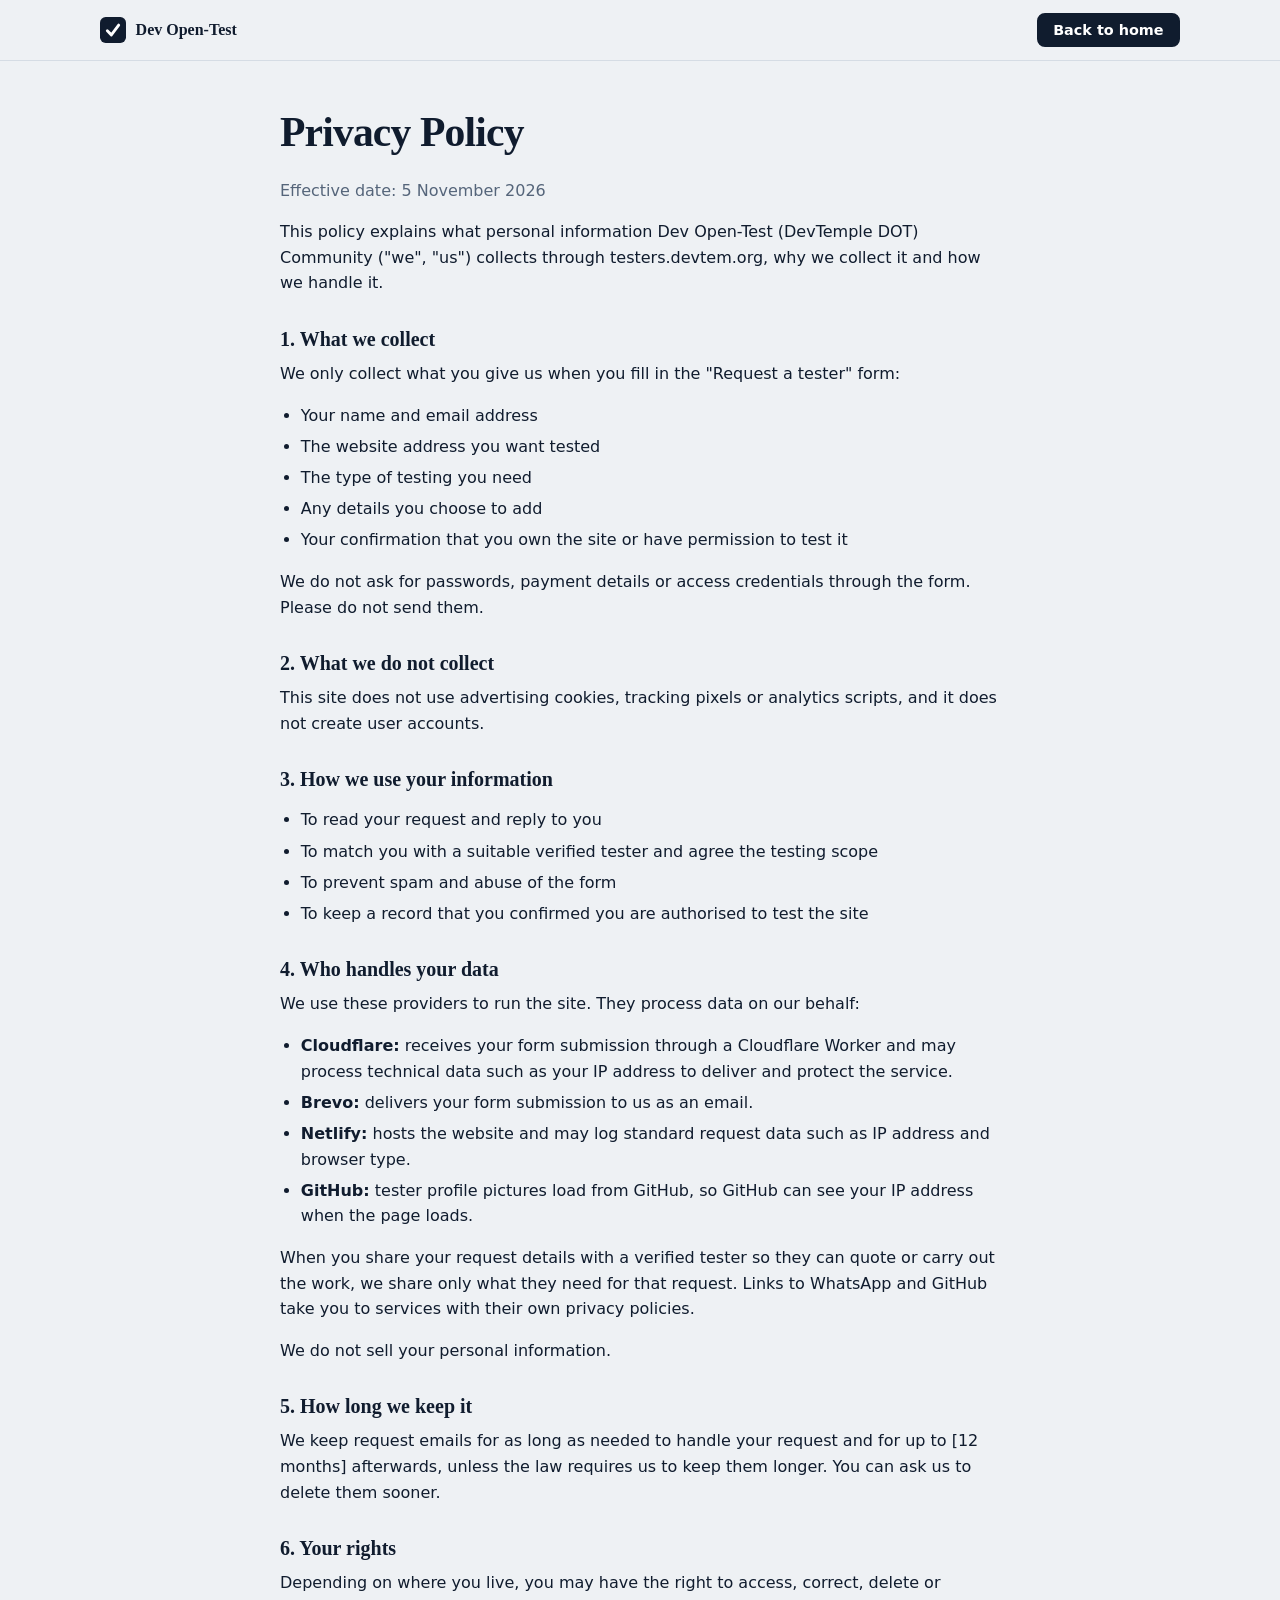
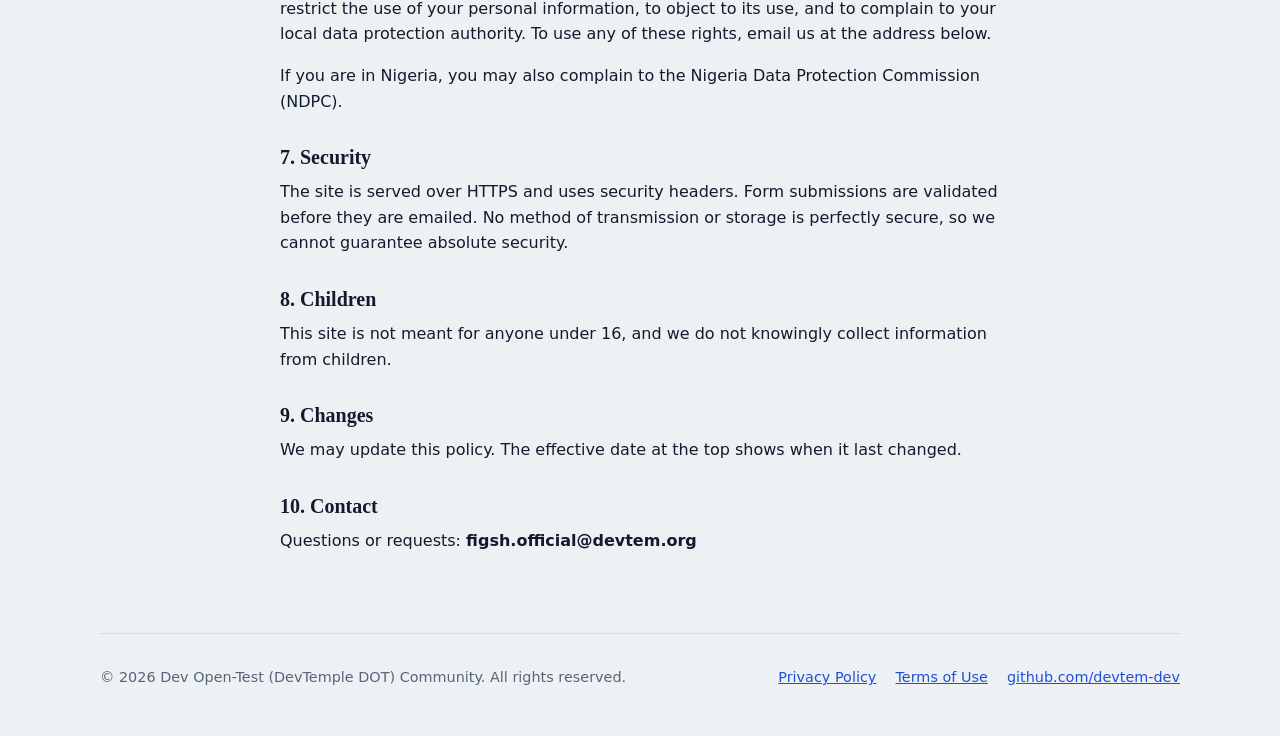
<file: privacy.html>
<!DOCTYPE html>
<html lang="en">
<head>
<meta charset="utf-8">
<meta name="viewport" content="width=device-width, initial-scale=1">
<title>Privacy Policy | Dev Open-Test (DevTemple DOT) Community</title>
<meta name="description" content="How Dev Open-Test (DevTemple DOT) Community collects, uses and protects your information.">
<meta name="robots" content="index, follow">
<meta name="theme-color" content="#101c2e">
<link rel="canonical" href="https://testers.devtem.org/privacy">
<link rel="stylesheet" href="/style.css">
</head>
<body>
<a class="skip" href="#main">Skip to content</a>
<header class="top">
  <div class="wrap bar">
    <a class="brand" href="/" aria-label="Dev Open-Test (DevTemple DOT) Community home">
      <svg width="26" height="26" viewBox="0 0 32 32" aria-hidden="true"><rect width="32" height="32" rx="7" fill="#101c2e"/><path d="M9 17l5 5 9-12" fill="none" stroke="#fff" stroke-width="3.5" stroke-linecap="round" stroke-linejoin="round"/></svg>
      <span>Dev Open-Test</span>
    </a>
    <a class="btn small" href="/">Back to home</a>
  </div>
</header>
<main id="main" class="wrap narrow doc">
<h1>Privacy Policy</h1>
<p class="meta">Effective date: 5 November 2026</p>

<p>This policy explains what personal information Dev Open-Test (DevTemple DOT) Community ("we", "us") collects through testers.devtem.org, why we collect it and how we handle it.</p>

<h2>1. What we collect</h2>
<p>We only collect what you give us when you fill in the "Request a tester" form:</p>
<ul>
  <li>Your name and email address</li>
  <li>The website address you want tested</li>
  <li>The type of testing you need</li>
  <li>Any details you choose to add</li>
  <li>Your confirmation that you own the site or have permission to test it</li>
</ul>
<p>We do not ask for passwords, payment details or access credentials through the form. Please do not send them.</p>

<h2>2. What we do not collect</h2>
<p>This site does not use advertising cookies, tracking pixels or analytics scripts, and it does not create user accounts.</p>

<h2>3. How we use your information</h2>
<ul>
  <li>To read your request and reply to you</li>
  <li>To match you with a suitable verified tester and agree the testing scope</li>
  <li>To prevent spam and abuse of the form</li>
  <li>To keep a record that you confirmed you are authorised to test the site</li>
</ul>

<h2>4. Who handles your data</h2>
<p>We use these providers to run the site. They process data on our behalf:</p>
<ul>
  <li><b>Cloudflare:</b> receives your form submission through a Cloudflare Worker and may process technical data such as your IP address to deliver and protect the service.</li>
  <li><b>Brevo:</b> delivers your form submission to us as an email.</li>
  <li><b>Netlify:</b> hosts the website and may log standard request data such as IP address and browser type.</li>
  <li><b>GitHub:</b> tester profile pictures load from GitHub, so GitHub can see your IP address when the page loads.</li>
</ul>
<p>When you share your request details with a verified tester so they can quote or carry out the work, we share only what they need for that request. Links to WhatsApp and GitHub take you to services with their own privacy policies.</p>
<p>We do not sell your personal information.</p>

<h2>5. How long we keep it</h2>
<p>We keep request emails for as long as needed to handle your request and for up to [12 months] afterwards, unless the law requires us to keep them longer. You can ask us to delete them sooner.</p>

<h2>6. Your rights</h2>
<p>Depending on where you live, you may have the right to access, correct, delete or restrict the use of your personal information, to object to its use, and to complain to your local data protection authority. To use any of these rights, email us at the address below.</p>
<p>If you are in Nigeria, you may also complain to the Nigeria Data Protection Commission (NDPC).</p>
  
<h2>7. Security</h2>
<p>The site is served over HTTPS and uses security headers. Form submissions are validated before they are emailed. No method of transmission or storage is perfectly secure, so we cannot guarantee absolute security.</p>

<h2>8. Children</h2>
<p>This site is not meant for anyone under 16, and we do not knowingly collect information from children.</p>

<h2>9. Changes</h2>
<p>We may update this policy. The effective date at the top shows when it last changed.</p>

<h2>10. Contact</h2>
<p>Questions or requests: <b>figsh.official@devtem.org</b></p>

</main>
<footer class="wrap foot">
  <p>&copy; <span id="yr">2026</span> Dev Open-Test (DevTemple DOT) Community. All rights reserved.</p>
  <p class="flinks"><a href="/privacy">Privacy Policy</a> <a href="/terms">Terms of Use</a> <a href="https://github.com/devtem-dev" rel="noopener noreferrer" target="_blank">github.com/devtem-dev</a></p>
</footer>
<script src="/script.js" defer></script>
</body>
</html>
</file>
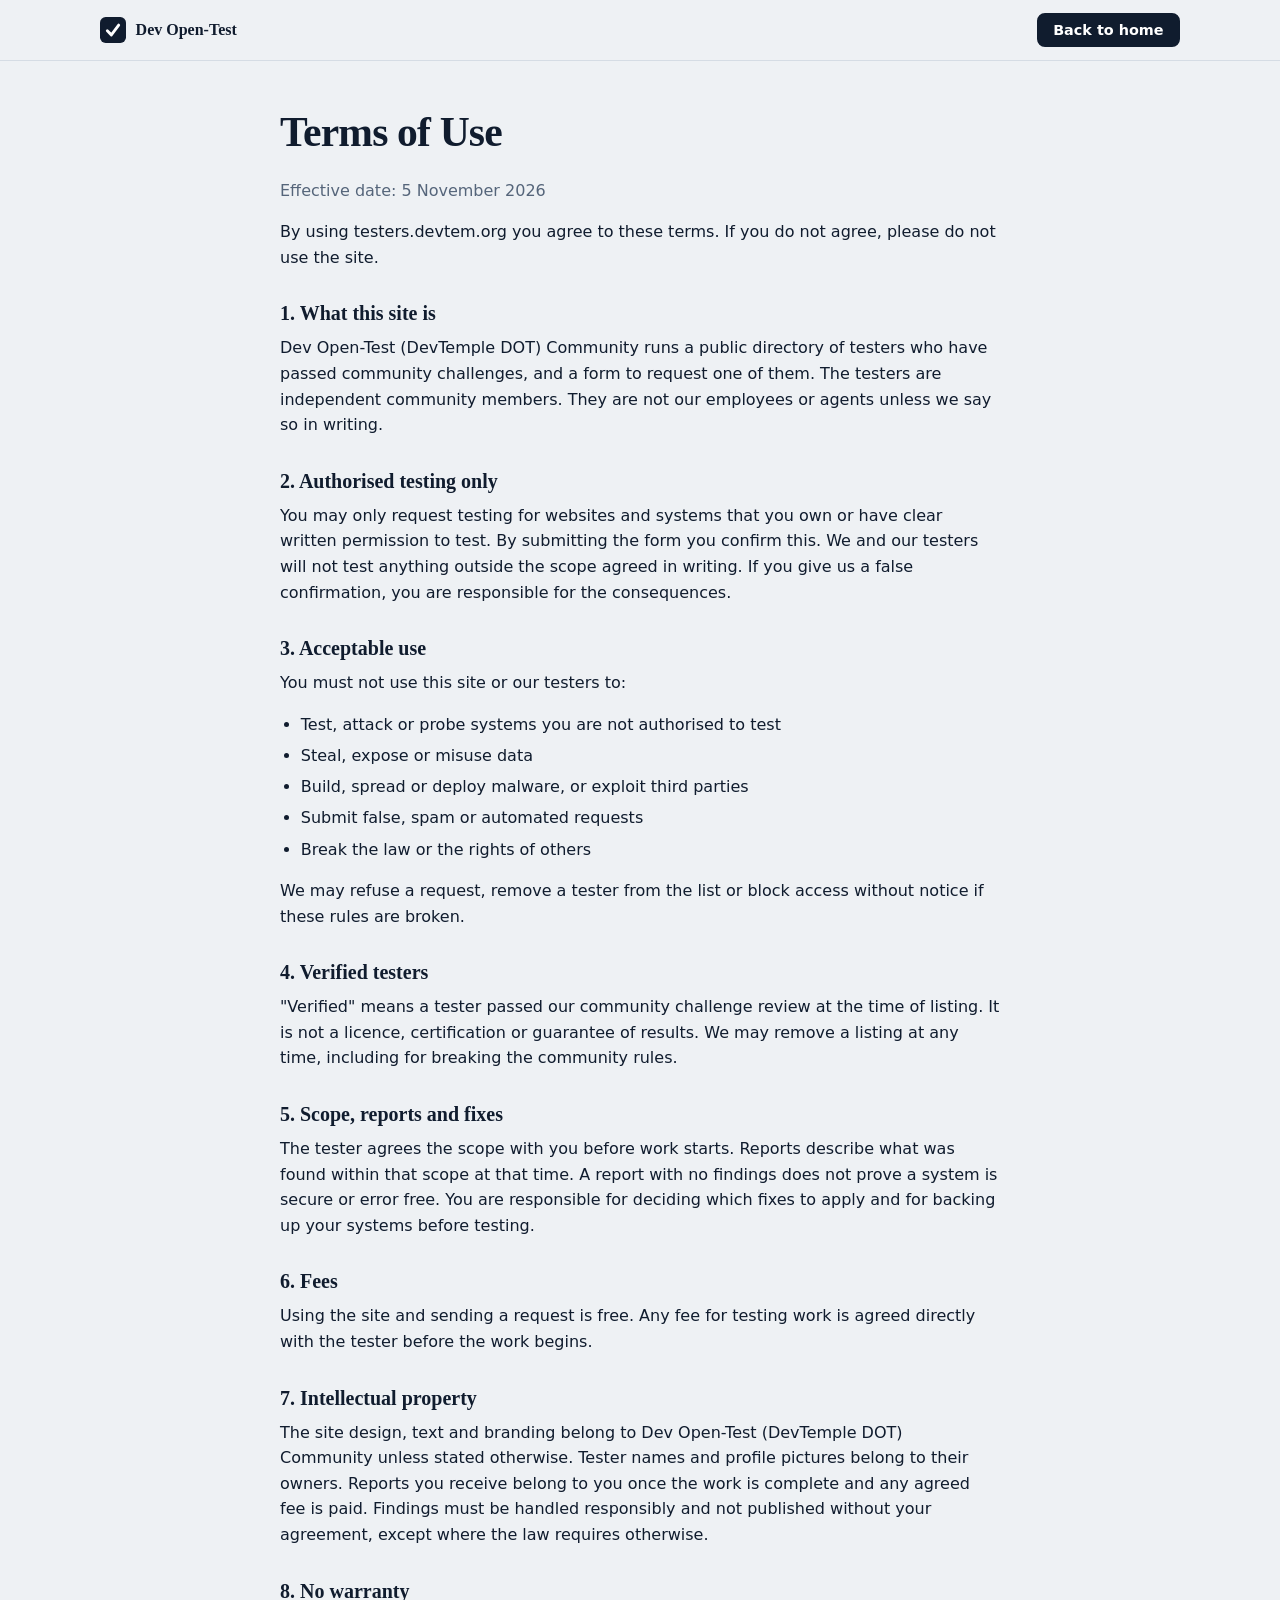
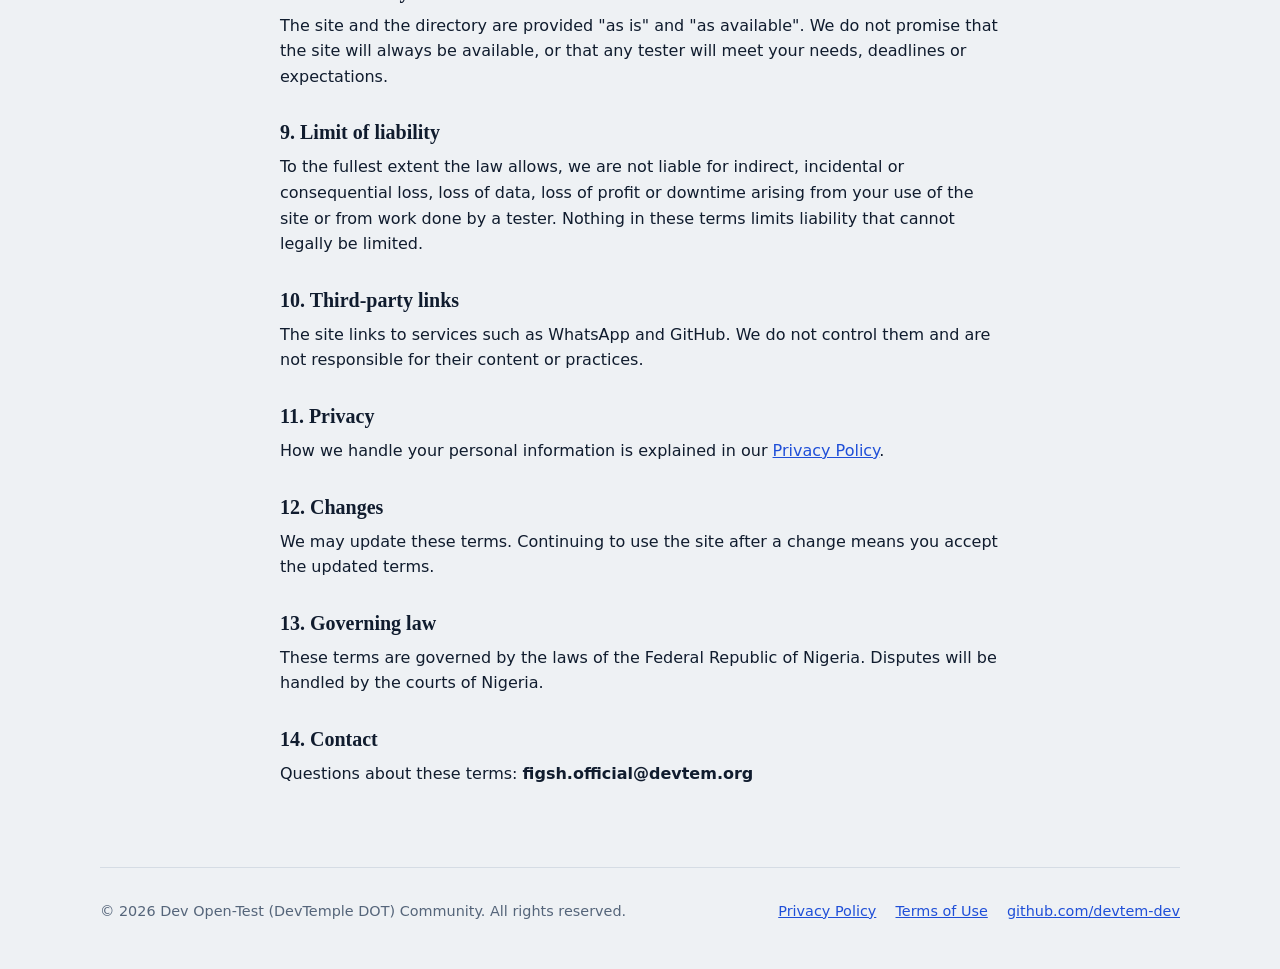
<file: terms.html>
<!DOCTYPE html>
<html lang="en">
<head>
<meta charset="utf-8">
<meta name="viewport" content="width=device-width, initial-scale=1">
<title>Terms of Use | Dev Open-Test (DevTemple DOT) Community</title>
<meta name="description" content="The terms for using the Dev Open-Test (DevTemple DOT) Community website and requesting a verified tester.">
<meta name="robots" content="index, follow">
<meta name="theme-color" content="#101c2e">
<link rel="canonical" href="https://testers.devtem.org/terms">
<link rel="stylesheet" href="/style.css">
</head>
<body>
<a class="skip" href="#main">Skip to content</a>
<header class="top">
  <div class="wrap bar">
    <a class="brand" href="/" aria-label="Dev Open-Test (DevTemple DOT) Community home">
      <svg width="26" height="26" viewBox="0 0 32 32" aria-hidden="true"><rect width="32" height="32" rx="7" fill="#101c2e"/><path d="M9 17l5 5 9-12" fill="none" stroke="#fff" stroke-width="3.5" stroke-linecap="round" stroke-linejoin="round"/></svg>
      <span>Dev Open-Test</span>
    </a>
    <a class="btn small" href="/">Back to home</a>
  </div>
</header>
<main id="main" class="wrap narrow doc">
<h1>Terms of Use</h1>
<p class="meta">Effective date: 5 November 2026</p>

<p>By using testers.devtem.org you agree to these terms. If you do not agree, please do not use the site.</p>

<h2>1. What this site is</h2>
<p>Dev Open-Test (DevTemple DOT) Community runs a public directory of testers who have passed community challenges, and a form to request one of them. The testers are independent community members. They are not our employees or agents unless we say so in writing.</p>

<h2>2. Authorised testing only</h2>
<p>You may only request testing for websites and systems that you own or have clear written permission to test. By submitting the form you confirm this. We and our testers will not test anything outside the scope agreed in writing. If you give us a false confirmation, you are responsible for the consequences.</p>

<h2>3. Acceptable use</h2>
<p>You must not use this site or our testers to:</p>
<ul>
  <li>Test, attack or probe systems you are not authorised to test</li>
  <li>Steal, expose or misuse data</li>
  <li>Build, spread or deploy malware, or exploit third parties</li>
  <li>Submit false, spam or automated requests</li>
  <li>Break the law or the rights of others</li>
</ul>
<p>We may refuse a request, remove a tester from the list or block access without notice if these rules are broken.</p>

<h2>4. Verified testers</h2>
<p>"Verified" means a tester passed our community challenge review at the time of listing. It is not a licence, certification or guarantee of results. We may remove a listing at any time, including for breaking the community rules.</p>

<h2>5. Scope, reports and fixes</h2>
<p>The tester agrees the scope with you before work starts. Reports describe what was found within that scope at that time. A report with no findings does not prove a system is secure or error free. You are responsible for deciding which fixes to apply and for backing up your systems before testing.</p>

<h2>6. Fees</h2>
<p>Using the site and sending a request is free. Any fee for testing work is agreed directly with the tester before the work begins.</p>

<h2>7. Intellectual property</h2>
<p>The site design, text and branding belong to Dev Open-Test (DevTemple DOT) Community unless stated otherwise. Tester names and profile pictures belong to their owners. Reports you receive belong to you once the work is complete and any agreed fee is paid. Findings must be handled responsibly and not published without your agreement, except where the law requires otherwise.</p>

<h2>8. No warranty</h2>
<p>The site and the directory are provided "as is" and "as available". We do not promise that the site will always be available, or that any tester will meet your needs, deadlines or expectations.</p>

<h2>9. Limit of liability</h2>
<p>To the fullest extent the law allows, we are not liable for indirect, incidental or consequential loss, loss of data, loss of profit or downtime arising from your use of the site or from work done by a tester. Nothing in these terms limits liability that cannot legally be limited.</p>

<h2>10. Third-party links</h2>
<p>The site links to services such as WhatsApp and GitHub. We do not control them and are not responsible for their content or practices.</p>

<h2>11. Privacy</h2>
<p>How we handle your personal information is explained in our <a href="/privacy.html">Privacy Policy</a>.</p>

<h2>12. Changes</h2>
<p>We may update these terms. Continuing to use the site after a change means you accept the updated terms.</p>

<h2>13. Governing law</h2>
<p>These terms are governed by the laws of the Federal Republic of Nigeria. Disputes will be handled by the courts of Nigeria.</p>

<h2>14. Contact</h2>
<p>Questions about these terms: <b>figsh.official@devtem.org</b></p>

</main>
<footer class="wrap foot">
  <p>&copy; <span id="yr">2026</span> Dev Open-Test (DevTemple DOT) Community. All rights reserved.</p>
  <p class="flinks"><a href="/privacy">Privacy Policy</a> <a href="/terms">Terms of Use</a> <a href="https://github.com/devtem-dev" rel="noopener noreferrer" target="_blank">github.com/devtem-dev</a></p>
</footer>
<script src="/script.js" defer></script>
</body>
</html>
</file>
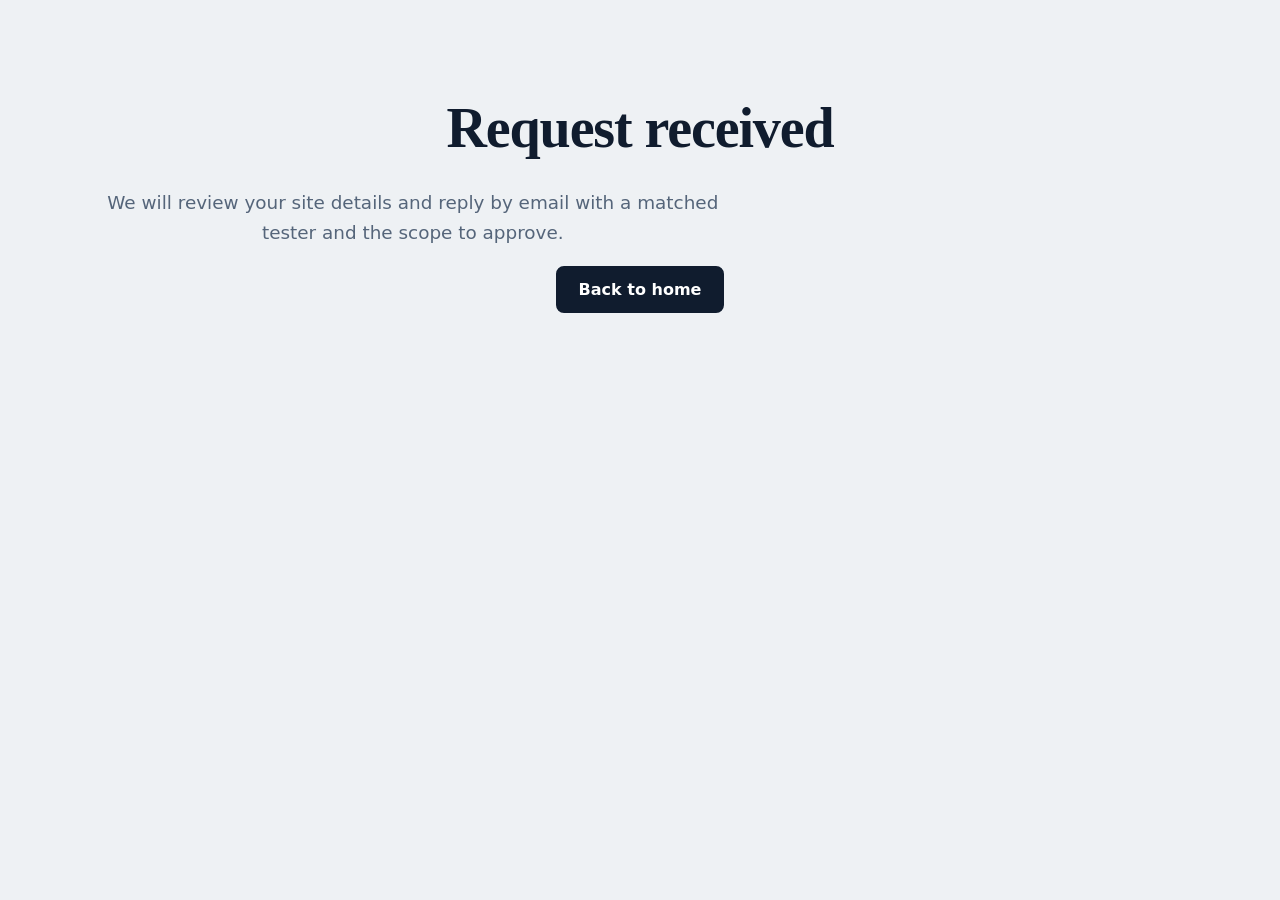
<file: thanks.html>
<!DOCTYPE html>
<html lang="en">
<head>
<meta charset="utf-8">
<meta name="viewport" content="width=device-width, initial-scale=1">
<title>Request received | Dev Open-Test (DevTemple DOT) Community</title>
<meta name="robots" content="noindex">
<link rel="stylesheet" href="/style.css">
</head>
<body>
<main class="wrap center">
  <h1>Request received</h1>
  <p class="lead">We will review your site details and reply by email with a matched tester and the scope to approve.</p>
  <p><a class="btn" href="/">Back to home</a></p>
</main>
</body>
</html>
</file>
<file: style.css>
:root{
  --paper:#eef1f4; --card:#fff; --ink:#101c2e; --steel:#55657a; --line:#d5dce4;
  --cobalt:#1f4fd8; --ok:#14704a; --amber:#b56a00;
  --r:10px; --max:1080px;
  --head:"Rockwell","Roboto Slab","Rockwell Nova",Georgia,serif;
  --body:system-ui,-apple-system,"Segoe UI",Roboto,sans-serif;
}
*{box-sizing:border-box}
html{scroll-behavior:smooth;scroll-padding-top:72px}
body{margin:0;background:var(--paper);color:var(--ink);font:1rem/1.6 var(--body);-webkit-font-smoothing:antialiased}
h1,h2,h3{font-family:var(--head);line-height:1.15;margin:0 0 .5em}
h1{font-size:clamp(2rem,5.4vw,3.5rem);letter-spacing:-.02em}
h2{font-size:clamp(1.5rem,3.4vw,2.2rem)}
h3{font-size:1.1rem}
p{margin:0 0 1em}
a{color:var(--cobalt)}
:focus-visible{outline:3px solid var(--cobalt);outline-offset:2px}
.wrap{width:min(100% - 2.5rem,var(--max));margin-inline:auto}
.narrow{max-width:720px}
.skip{position:absolute;left:-999px;top:0;background:var(--ink);color:#fff;padding:.6rem 1rem;z-index:99}
.skip:focus{left:0}

.top{position:sticky;top:0;z-index:20;background:rgba(238,241,244,.94);backdrop-filter:blur(8px);border-bottom:1px solid var(--line)}
.bar{display:flex;align-items:center;justify-content:space-between;min-height:60px}
.brand{display:flex;align-items:center;gap:.6rem;color:var(--ink);text-decoration:none;font-family:var(--head);font-weight:700}
nav{display:flex;align-items:center;gap:1.2rem}
nav a{color:var(--ink);text-decoration:none;font-size:.95rem}
nav a:hover{color:var(--cobalt)}
.menu-btn{display:none;background:none;border:1px solid var(--line);border-radius:8px;padding:.45rem .8rem;font:inherit;color:var(--ink)}

.btn{display:inline-block;background:var(--ink);color:#fff!important;border:2px solid var(--ink);border-radius:8px;padding:.75rem 1.3rem;font:600 1rem var(--body);text-decoration:none;cursor:pointer;transition:background .15s}
.btn:hover{background:var(--cobalt);border-color:var(--cobalt)}
.btn.small{padding:.45rem .9rem;font-size:.9rem}
.btn.ghost{background:transparent;color:var(--ink)!important}
.btn.ghost:hover{background:var(--ink);color:#fff!important;border-color:var(--ink)}
.btn.light{background:#fff;color:var(--ink)!important;border-color:#fff}
.btn.light:hover{background:var(--paper);border-color:var(--paper)}
.cta-row{display:flex;flex-wrap:wrap;gap:.8rem}

.hero{display:grid;grid-template-columns:1.25fr 1fr;gap:3rem;align-items:center;padding:4.5rem 0 3.5rem}
.lead{font-size:1.15rem;color:var(--steel);max-width:34em}
.record{position:relative;margin:0;background:var(--card);border:2px solid var(--ink);border-radius:var(--r);padding:1.6rem 1.6rem 3.4rem}
.record figcaption{font-family:var(--head);font-weight:700;border-bottom:2px solid var(--ink);padding-bottom:.6rem;margin-bottom:1rem}
.record ul{list-style:none;margin:0;padding:0}
.record li{position:relative;padding:.45rem 0 .45rem 1.9rem;border-bottom:1px dashed var(--line)}
.record li::before{content:"";position:absolute;left:0;top:.7rem;width:1.1rem;height:1.1rem;border:2px solid var(--ok);border-radius:4px;background:
  linear-gradient(135deg,transparent 45%,var(--ok) 45% 58%,transparent 58%) no-repeat}
.stamp{position:absolute;right:1rem;bottom:.9rem;transform:rotate(-8deg);border:3px solid var(--ok);color:var(--ok);border-radius:8px;padding:.15rem .8rem;font:800 1.5rem var(--head);letter-spacing:.04em;animation:stamp .5s .3s both cubic-bezier(.2,1.4,.4,1)}
@keyframes stamp{from{transform:rotate(-8deg) scale(2);opacity:0}to{transform:rotate(-8deg) scale(1);opacity:1}}

.section{padding:4rem 0}
.alt{background:#e3e8ee}
.dark{background:var(--ink);color:#fff}
.sub{color:var(--steel);max-width:40em}

.chips{display:flex;flex-wrap:wrap;gap:.5rem;margin:1.2rem 0}
.chip{background:var(--card);border:1px solid var(--line);border-radius:999px;padding:.4rem 1rem;font:inherit;color:var(--ink);cursor:pointer}
.chip.on{background:var(--ink);color:#fff;border-color:var(--ink)}
.cards{list-style:none;margin:0;padding:0;display:grid;grid-template-columns:repeat(auto-fill,minmax(270px,1fr));gap:1rem}
.card{display:flex;gap:1rem;background:var(--card);border:1px solid var(--line);border-radius:var(--r);padding:1.2rem}
.card[hidden]{display:none}
.card img{border-radius:50%;object-fit:cover;flex:none;background:var(--line)}
.card h3{margin-bottom:.2rem}
.card p{margin:0 0 .3rem}
.card.open{border-style:dashed;align-items:center}
.skills{color:var(--steel);font-size:.92rem}
.tag{display:inline-block;font-size:.8rem;font-weight:700;border-radius:6px;padding:.1rem .5rem}
.tag.ok{background:#dcf1e6;color:var(--ok)}
.empty{color:var(--steel);margin-top:1rem}

.grid{display:grid;grid-template-columns:repeat(auto-fit,minmax(230px,1fr));gap:1.6rem;margin-top:1.4rem}
.grid article{border-top:3px solid var(--ink);padding-top:.9rem}

.two{display:grid;grid-template-columns:1fr 1fr;gap:2rem;margin-top:1.4rem}
.ticks{list-style:none;padding:0;margin:0}
.ticks li{position:relative;padding:.4rem 0 .4rem 1.8rem}
.ticks li::before{content:"";position:absolute;left:0;top:.65rem;width:1rem;height:.55rem;border-left:3px solid var(--ok);border-bottom:3px solid var(--ok);transform:rotate(-45deg)}

.steps{list-style:none;counter-reset:s;padding:0;margin:1.4rem 0 0;display:grid;grid-template-columns:repeat(auto-fit,minmax(210px,1fr));gap:1.4rem}
.steps li{counter-increment:s;background:var(--card);border-radius:var(--r);padding:1.2rem}
.steps li::before{content:counter(s);display:grid;place-items:center;width:2rem;height:2rem;border-radius:50%;background:var(--ink);color:#fff;font-weight:700;margin-bottom:.6rem}

.form{display:grid;gap:1rem;max-width:560px;margin-top:1.4rem}
.form label{display:grid;gap:.3rem;font-weight:600;font-size:.95rem}
.form input,.form select,.form textarea{font:inherit;padding:.65rem .8rem;border:1px solid #9aa8b8;border-radius:8px;background:#fff;color:var(--ink);width:100%}
.form .check{display:flex;gap:.6rem;align-items:flex-start;font-weight:400}
.form .check input{width:auto;margin-top:.3rem}
.hp{position:absolute;left:-9999px}

.join{display:flex;align-items:center;justify-content:space-between;gap:2rem;flex-wrap:wrap}
.join p{max-width:38em;color:#c9d3df;margin:0}
.join h2{color:#fff}

.culture{list-style:none;padding:0;margin:1rem 0 0;display:grid;gap:.4rem;font-family:var(--head);font-size:1.25rem}

details{background:var(--card);border:1px solid var(--line);border-radius:var(--r);padding:.9rem 1.1rem;margin-bottom:.7rem}
summary{cursor:pointer;font-weight:600}
details p{margin:.7rem 0 0;color:var(--steel)}

.foot{display:flex;justify-content:space-between;flex-wrap:wrap;gap:.5rem;padding:2rem 0;color:var(--steel);font-size:.9rem;border-top:1px solid var(--line)}
.center{text-align:center;padding:6rem 0}

@media (max-width:820px){
  .hero{grid-template-columns:1fr;padding-top:2.5rem}
  .two{grid-template-columns:1fr}
  .menu-btn{display:block}
  nav{display:none;position:absolute;left:0;right:0;top:60px;flex-direction:column;align-items:flex-start;gap:.9rem;background:var(--paper);padding:1.2rem 1.25rem;border-bottom:1px solid var(--line)}
  nav.open{display:flex}
}
@media (prefers-reduced-motion:reduce){
  html{scroll-behavior:auto}
  .stamp{animation:none}
}

.status{margin:0;font-weight:600}
.status.ok{color:var(--ok)}
.status.err{color:#b3261e}
.btn[disabled]{opacity:.6;cursor:wait}
.flinks{display:flex;flex-wrap:wrap;gap:.4rem 1.2rem;margin:0}
.note{font-size:.88rem;color:var(--steel);margin:0}
.doc{padding:3rem 0 4rem}
.doc h1{font-size:clamp(1.8rem,4vw,2.6rem)}
.doc h2{font-size:1.25rem;margin-top:2rem}
.doc ul{padding-left:1.3rem}
.doc li{margin-bottom:.35rem}
.doc .meta{color:var(--steel)}
</file>
